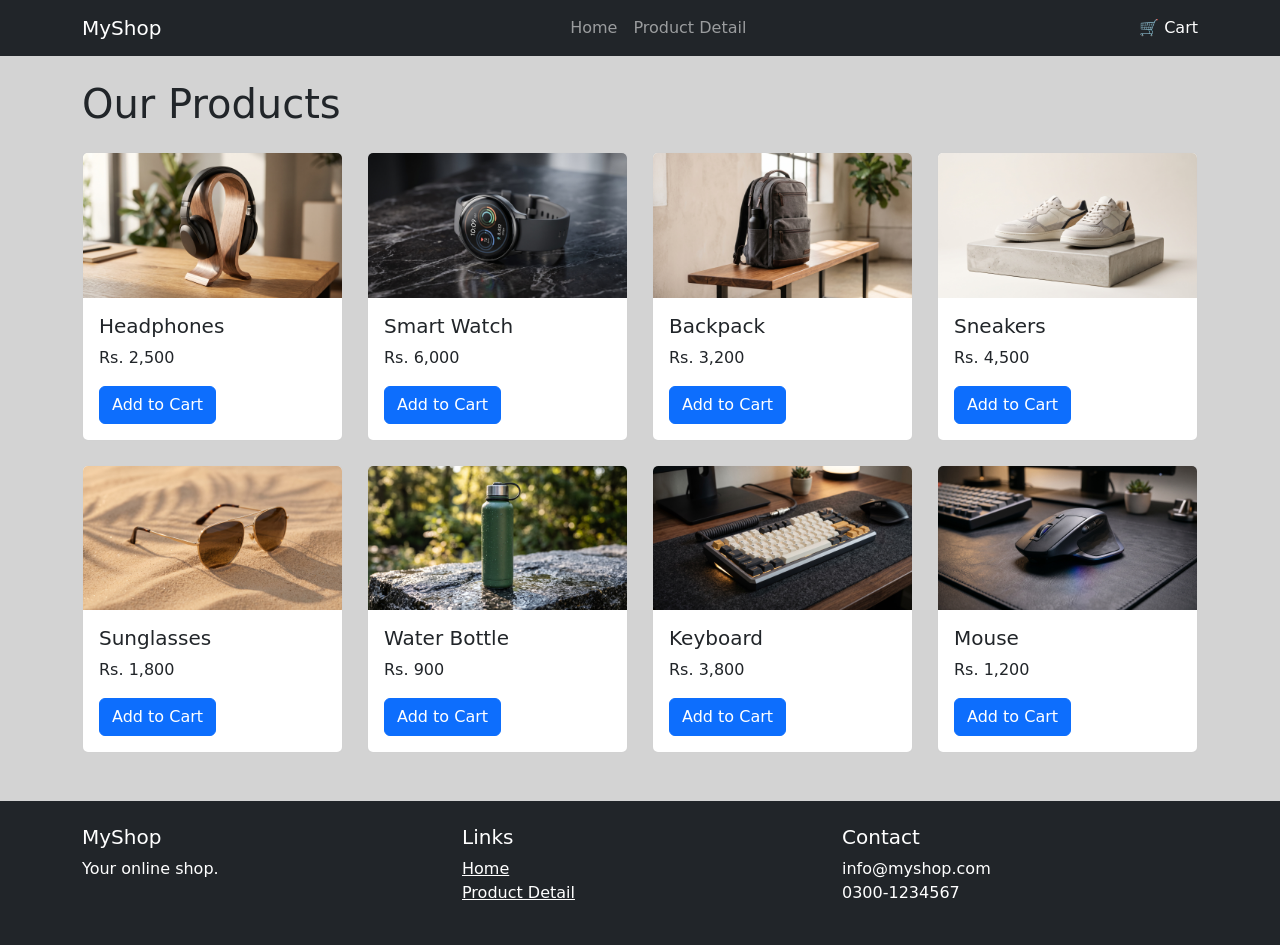
<file: Assignment_02/index.html>
<!DOCTYPE html>
<html lang="en">
<head>
  <meta charset="UTF-8">
  <meta name="viewport" content="width=device-width, initial-scale=1">
  <title>MyShop - Home</title>
  <link href="https://cdn.jsdelivr.net/npm/bootstrap@5.3.3/dist/css/bootstrap.min.css" rel="stylesheet">
  <link href="style.css" rel="stylesheet">
</head>
<body>

  <header>
    <nav class="navbar navbar-expand-md navbar-dark bg-dark">
      <div class="container">
        <a class="navbar-brand" href="index.html">MyShop</a>

        <button class="navbar-toggler" id="menu-button">
          <span class="navbar-toggler-icon"></span>
        </button>

        <div class="collapse navbar-collapse" id="menu">
          <ul class="navbar-nav mx-auto">
            <li class="nav-item"><a class="nav-link" href="index.html">Home</a></li>
            <li class="nav-item"><a class="nav-link" href="product.html">Product Detail</a></li>
          </ul>
          <a class="nav-link text-white" href="#">&#128722; Cart</a>
        </div>
      </div>
    </nav>
  </header>

  <main class="container my-4">
    <h1 class="mb-4">Our Products</h1>

    <div class="row row-cols-1 row-cols-md-2 row-cols-lg-4 g-4">

      <div class="col">
        <div class="card">
          <a href="product.html"><img src="Black_headphones.jpg" class="card-img-top" alt="Headphones"></a>
          <div class="card-body">
            <h5>Headphones</h5>
            <p>Rs. 2,500</p>
            <button class="btn btn-primary">Add to Cart</button>
          </div>
        </div>
      </div>

      <div class="col">
        <div class="card">
          <img src="Smartwatch.jpg" class="card-img-top" alt="Smart Watch">
          <div class="card-body">
            <h5>Smart Watch</h5>
            <p>Rs. 6,000</p>
            <button class="btn btn-primary">Add to Cart</button>
          </div>
        </div>
      </div>

      <div class="col">
        <div class="card">
          <img src="Laptop_backpack.jpg" class="card-img-top" alt="Backpack">
          <div class="card-body">
            <h5>Backpack</h5>
            <p>Rs. 3,200</p>
            <button class="btn btn-primary">Add to Cart</button>
          </div>
        </div>
      </div>

      <div class="col">
        <div class="card">
          <img src="Sneakers.jpg" class="card-img-top" alt="Sneakers">
          <div class="card-body">
            <h5>Sneakers</h5>
            <p>Rs. 4,500</p>
            <button class="btn btn-primary">Add to Cart</button>
          </div>
        </div>
      </div>

      <div class="col">
        <div class="card">
          <img src="Sunglasses.jpg" class="card-img-top" alt="Sunglasses">
          <div class="card-body">
            <h5>Sunglasses</h5>
            <p>Rs. 1,800</p>
            <button class="btn btn-primary">Add to Cart</button>
          </div>
        </div>
      </div>

      <div class="col">
        <div class="card">
          <img src="Water_bottle.jpg" class="card-img-top" alt="Water Bottle">
          <div class="card-body">
            <h5>Water Bottle</h5>
            <p>Rs. 900</p>
            <button class="btn btn-primary">Add to Cart</button>
          </div>
        </div>
      </div>

      <div class="col">
        <div class="card">
          <img src="Keyboard.jpg" class="card-img-top" alt="Keyboard">
          <div class="card-body">
            <h5>Keyboard</h5>
            <p>Rs. 3,800</p>
            <button class="btn btn-primary">Add to Cart</button>
          </div>
        </div>
      </div>

      <div class="col">
        <div class="card">
          <img src="Wireless_mouse.jpg" class="card-img-top" alt="Mouse">
          <div class="card-body">
            <h5>Mouse</h5>
            <p>Rs. 1,200</p>
            <button class="btn btn-primary">Add to Cart</button>
          </div>
        </div>
      </div>

    </div>
  </main>

  <footer class="bg-dark text-white py-4 mt-5">
    <div class="container">
      <div class="row">
        <div class="col-md-4">
          <h5>MyShop</h5>
          <p>Your online shop.</p>
        </div>
        <div class="col-md-4">
          <h5>Links</h5>
          <p><a href="index.html">Home</a><br><a href="product.html">Product Detail</a></p>
        </div>
        <div class="col-md-4">
          <h5>Contact</h5>
          <p>info@myshop.com<br>0300-1234567</p>
        </div>
      </div>
    </div>
  </footer>

  <script src="script.js"></script>
</body>
</html>
</file>
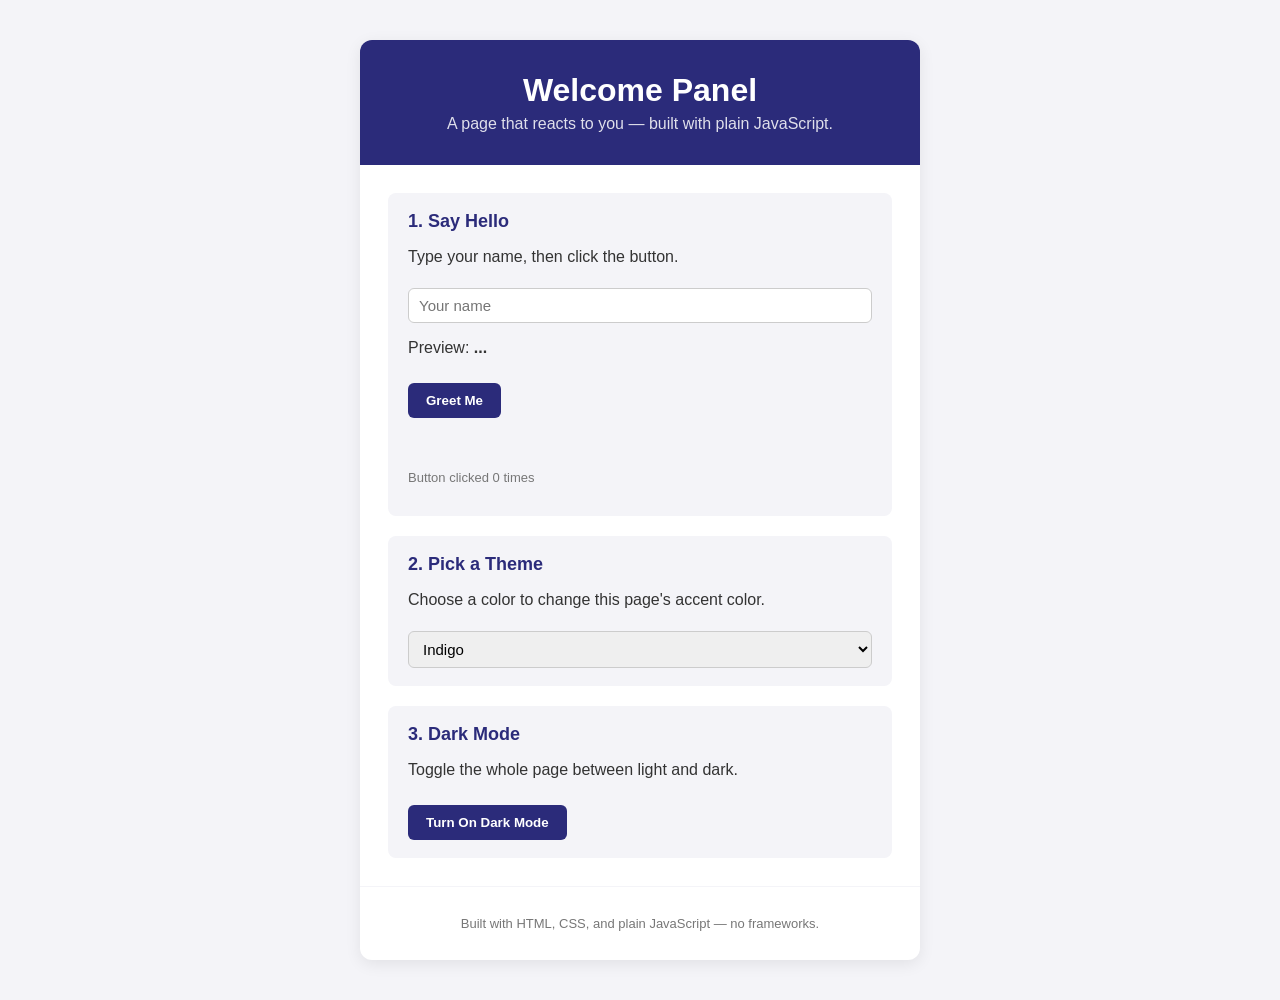
<file: Lab-06/index.html>
<!DOCTYPE html>
<html lang="en">
<head>
  <meta charset="UTF-8">
  <meta name="viewport" content="width=device-width, initial-scale=1.0">
  <title>My First JavaScript Page</title>
  <link rel="stylesheet" href="style.css">
</head>
<body>
  <div class="container">
    <header>
      <h1>Welcome Panel</h1>
      <p class="subtitle">A page that reacts to you — built with plain JavaScript.</p>
    </header>

    <main>
      <section class="card">
        <h2>1. Say Hello</h2>
        <p>Type your name, then click the button.</p>
        <input type="text" id="nameInput" placeholder="Your name" oninput="updatePreview()">
        <p>Preview: <strong id="previewName">...</strong></p>
        <button onclick="greetUser()">Greet Me</button>
        <p id="greeting"></p>
        <p class="counter">Button clicked <span id="clickCount">0</span> times</p>
      </section>

      <section class="card">
        <h2>2. Pick a Theme</h2>
        <p>Choose a color to change this page's accent color.</p>
        <select id="themeSelect" onchange="changeTheme()">
          <option value="#2b2b7a">Indigo</option>
          <option value="#1f8a4c">Green</option>
          <option value="#c0392b">Red</option>
          <option value="#e67e22">Orange</option>
        </select>
      </section>

      <section class="card">
        <h2>3. Dark Mode</h2>
        <p>Toggle the whole page between light and dark.</p>
        <button onclick="toggleDarkMode()" id="darkModeBtn">Turn On Dark Mode</button>
      </section>
    </main>

    <footer>
      <p>Built with HTML, CSS, and plain JavaScript — no frameworks.</p>
    </footer>
  </div>

  <script src="script.js"></script>
</body>
</html>
</file>
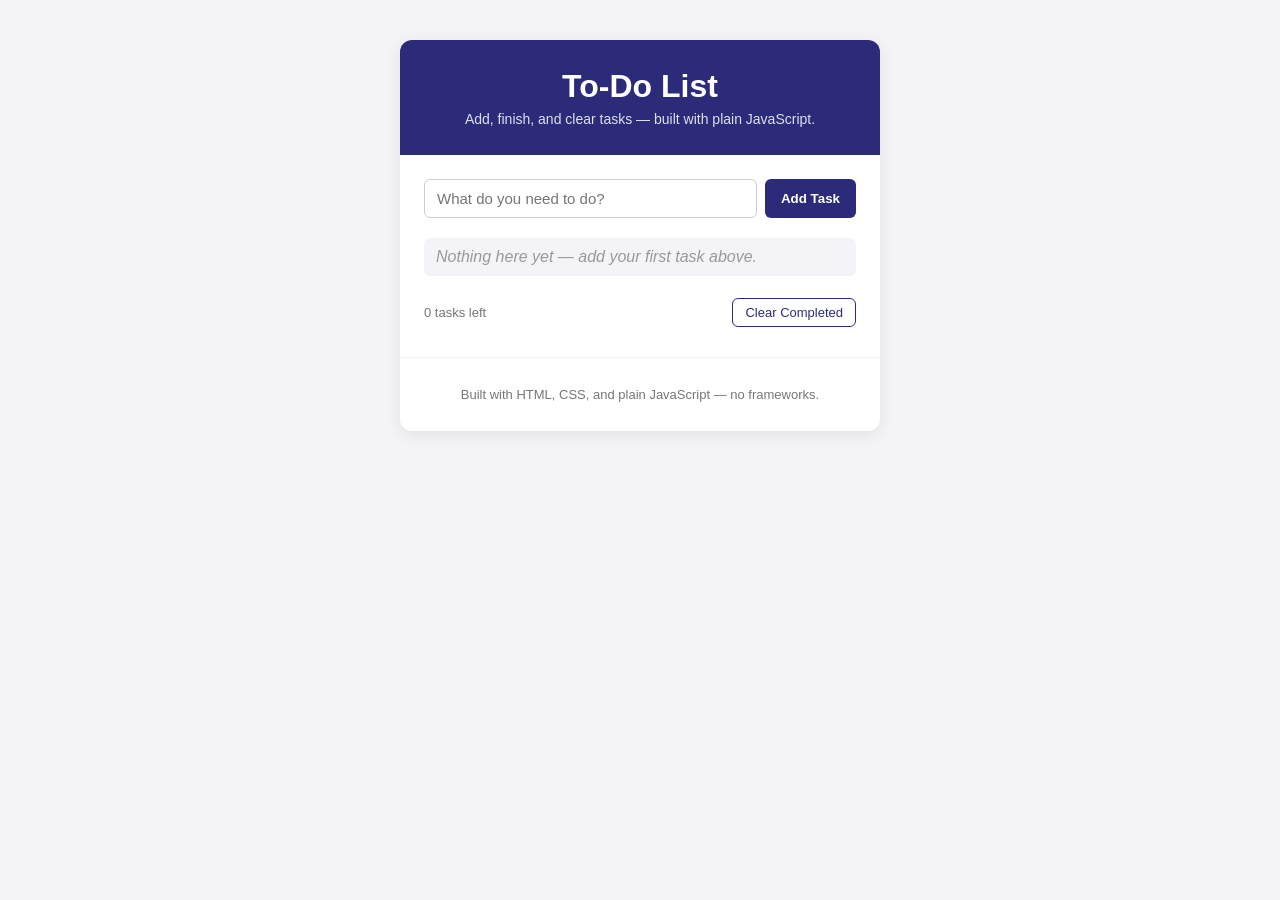
<file: Lab-07/index.html>
<!DOCTYPE html>
<html lang="en">
<head>
  <meta charset="UTF-8">
  <meta name="viewport" content="width=device-width, initial-scale=1.0">
  <title>My To-Do List</title>
  <link rel="stylesheet" href="style.css">
</head>
<body>
  <div class="container">
    <header>
      <h1>To-Do List</h1>
      <p class="subtitle">Add, finish, and clear tasks — built with plain JavaScript.</p>
    </header>

    <main>
      <form id="taskForm" onsubmit="addTask(event)">
        <input type="text" id="taskInput" placeholder="What do you need to do?" required>
        <button type="submit">Add Task</button>
      </form>

      <ul id="taskList"></ul>

      <div class="summary">
        <p id="taskSummary">0 tasks left</p>
        <button class="secondary" onclick="clearCompleted()">Clear Completed</button>
      </div>
    </main>

    <footer>
      <p>Built with HTML, CSS, and plain JavaScript — no frameworks.</p>
    </footer>
  </div>

  <script src="script.js"></script>
</body>
</html>
</file>
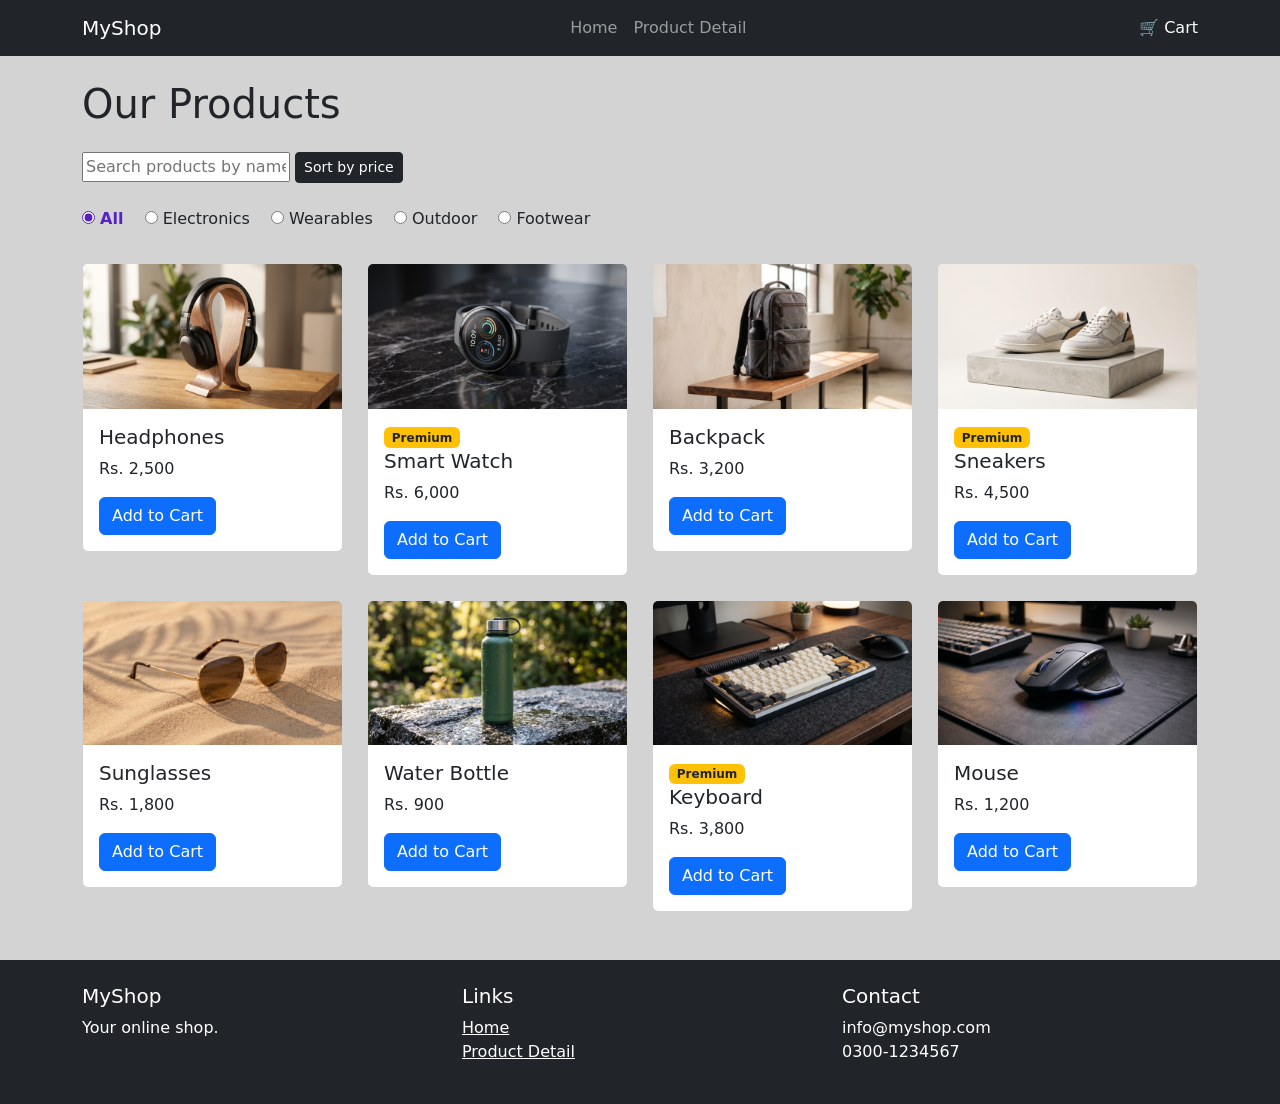
<file: Lab_Midterm/index.html>
<!DOCTYPE html>
<html lang="en">
<head>
  <meta charset="UTF-8">
  <meta name="viewport" content="width=device-width, initial-scale=1">
  <title>MyShop - Home</title>
  <link
    href="https://cdn.jsdelivr.net/npm/bootstrap@5.3.3/dist/css/bootstrap.min.css"
    rel="stylesheet">
  <link href="style.css" rel="stylesheet">
</head>
<body>

  <header>
    <nav class="navbar navbar-expand-md navbar-dark bg-dark">
      <div class="container">
        <a class="navbar-brand" href="index.html">MyShop</a>
        <button class="navbar-toggler" id="menu-button">
          <span class="navbar-toggler-icon"></span>
        </button>
        <div class="collapse navbar-collapse" id="menu">
          <ul class="navbar-nav mx-auto">
            <li class="nav-item"><a class="nav-link" href="index.html">Home</a></li>
            <li class="nav-item"><a class="nav-link" href="product.html">Product Detail</a></li>
          </ul>
          <a class="nav-link text-white" href="#">&#128722; Cart</a>
        </div>
      </div>
    </nav>
  </header>

  <main class="container my-4">
    <h1 class="mb-4">Our Products</h1>

    <!-- TASK 3: search box and sort button -->
    <input type="text" id="search" placeholder="Search products by name...">
    <button id="sort-btn" class="btn btn-dark btn-sm">Sort by price</button>
    <br><br>

    <!-- TASK 1: filter radios (must be siblings of the grid row) -->
    <input type="radio" name="cat" id="f-all" value="all" checked>
    <label for="f-all">All</label>

    <input type="radio" name="cat" id="f-electronics" value="electronics">
    <label for="f-electronics">Electronics</label>

    <input type="radio" name="cat" id="f-wearables" value="wearables">
    <label for="f-wearables">Wearables</label>

    <input type="radio" name="cat" id="f-outdoor" value="outdoor">
    <label for="f-outdoor">Outdoor</label>

    <input type="radio" name="cat" id="f-footwear" value="footwear">
    <label for="f-footwear">Footwear</label>

    <div class="row row-cols-1 row-cols-md-2 row-cols-lg-4 g-4" id="grid">

      <div class="col" data-cat="electronics">
        <div class="card">
          <a href="product.html">
            <img src="Black_headphones.jpg" class="card-img-top" alt="Headphones">
          </a>
          <div class="card-body">
            <h5>Headphones</h5>
            <p>Rs. 2,500</p>
            <button class="btn btn-primary">Add to Cart</button>
          </div>
        </div>
      </div>

      <div class="col" data-cat="wearables">
        <div class="card">
          <img src="Smartwatch.jpg" class="card-img-top" alt="Smart Watch">
          <div class="card-body">
            <h5>Smart Watch</h5>
            <p>Rs. 6,000</p>
            <button class="btn btn-primary">Add to Cart</button>
          </div>
        </div>
      </div>

      <div class="col" data-cat="outdoor">
        <div class="card">
          <img src="Laptop_backpack.jpg" class="card-img-top" alt="Backpack">
          <div class="card-body">
            <h5>Backpack</h5>
            <p>Rs. 3,200</p>
            <button class="btn btn-primary">Add to Cart</button>
          </div>
        </div>
      </div>

      <div class="col" data-cat="footwear">
        <div class="card">
          <img src="Sneakers.jpg" class="card-img-top" alt="Sneakers">
          <div class="card-body">
            <h5>Sneakers</h5>
            <p>Rs. 4,500</p>
            <button class="btn btn-primary">Add to Cart</button>
          </div>
        </div>
      </div>

      <div class="col" data-cat="wearables">
        <div class="card">
          <img src="Sunglasses.jpg" class="card-img-top" alt="Sunglasses">
          <div class="card-body">
            <h5>Sunglasses</h5>
            <p>Rs. 1,800</p>
            <button class="btn btn-primary">Add to Cart</button>
          </div>
        </div>
      </div>

      <div class="col" data-cat="outdoor">
        <div class="card">
          <img src="Water_bottle.jpg" class="card-img-top" alt="Water Bottle">
          <div class="card-body">
            <h5>Water Bottle</h5>
            <p>Rs. 900</p>
            <button class="btn btn-primary">Add to Cart</button>
          </div>
        </div>
      </div>

      <div class="col" data-cat="electronics">
        <div class="card">
          <img src="Keyboard.jpg" class="card-img-top" alt="Keyboard">
          <div class="card-body">
            <h5>Keyboard</h5>
            <p>Rs. 3,800</p>
            <button class="btn btn-primary">Add to Cart</button>
          </div>
        </div>
      </div>

      <div class="col" data-cat="electronics">
        <div class="card">
          <img src="Wireless_mouse.jpg" class="card-img-top" alt="Mouse">
          <div class="card-body">
            <h5>Mouse</h5>
            <p>Rs. 1,200</p>
            <button class="btn btn-primary">Add to Cart</button>
          </div>
        </div>
      </div>

    </div>

    <!-- TASK 3: shown when no card matches -->
    <p id="no-results" style="display: none;">No products found</p>

  </main>

  <footer class="bg-dark text-white py-4 mt-5">
    <div class="container">
      <div class="row">
        <div class="col-md-4">
          <h5>MyShop</h5>
          <p>Your online shop.</p>
        </div>
        <div class="col-md-4">
          <h5>Links</h5>
          <p>
            <a href="index.html">Home</a><br>
            <a href="product.html">Product Detail</a>
          </p>
        </div>
        <div class="col-md-4">
          <h5>Contact</h5>
          <p>info@myshop.com<br>0300-1234567</p>
        </div>
      </div>
    </div>
  </footer>

  <script src="script.js"></script>
</body>
</html>
</file>
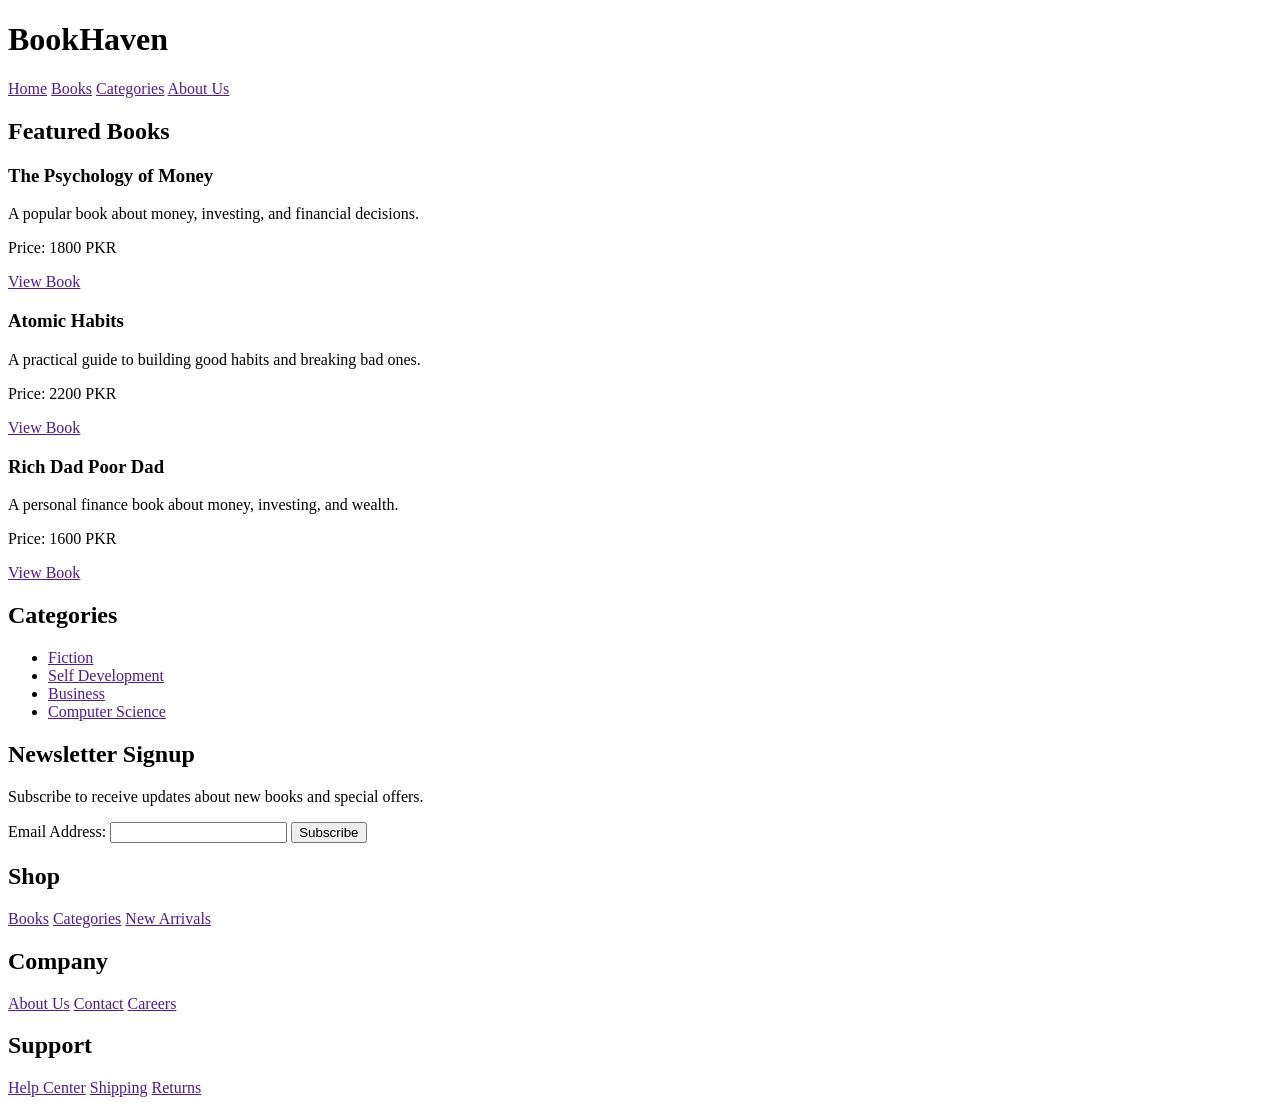
<file: Lab_Task_01/index.html>
<!doctype html>
<html lang="en">
  <head>
    <meta charset="UTF-8" />
    <meta name="viewport" content="width=device-width, initial-scale=1.0" />
    <title>BookHaven</title>
  </head>

  <body>
    <header>
      <h1>BookHaven</h1>

      <nav>
        <a href="">Home</a>
        <a href="">Books</a>
        <a href="">Categories</a>
        <a href="">About Us</a>
      </nav>
    </header>

    <main>
      <section id="products">
        <h2>Featured Books</h2>

        <article>
          <h3>The Psychology of Money</h3>
          <p>A popular book about money, investing, and financial decisions.</p>
          <p>Price: 1800 PKR</p>
          <a href="">View Book</a>
        </article>

        <article>
          <h3>Atomic Habits</h3>
          <p>A practical guide to building good habits and breaking bad ones.</p>
          <p>Price: 2200 PKR</p>
          <a href="">View Book</a>
        </article>

        <article>
          <h3>Rich Dad Poor Dad</h3>
          <p>A personal finance book about money, investing, and wealth.</p>
          <p>Price: 1600 PKR</p>
          <a href="">View Book</a>
        </article>
      </section>

      <section id="categories">
        <h2>Categories</h2>

        <ul>
          <li><a href="">Fiction</a></li>
          <li><a href="">Self Development</a></li>
          <li><a href="">Business</a></li>
          <li><a href="">Computer Science</a></li>
        </ul>
      </section>

      <section id="email-signup">
        <h2>Newsletter Signup</h2>

        <p>
          Subscribe to receive updates about new books and special offers.
        </p>

        <form>
          <label for="email">Email Address:</label>
          <input type="email" id="email" name="email" />

          <button type="submit">Subscribe</button>
        </form>
      </section>
    </main>

    <footer>
      <section>
        <h2>Shop</h2>
        <a href="">Books</a>
        <a href="">Categories</a>
        <a href="">New Arrivals</a>
      </section>

      <section>
        <h2>Company</h2>
        <a href="">About Us</a>
        <a href="">Contact</a>
        <a href="">Careers</a>
      </section>

      <section>
        <h2>Support</h2>
        <a href="">Help Center</a>
        <a href="">Shipping</a>
        <a href="">Returns</a>
      </section>
    </footer>
  </body>
</html>
</file>
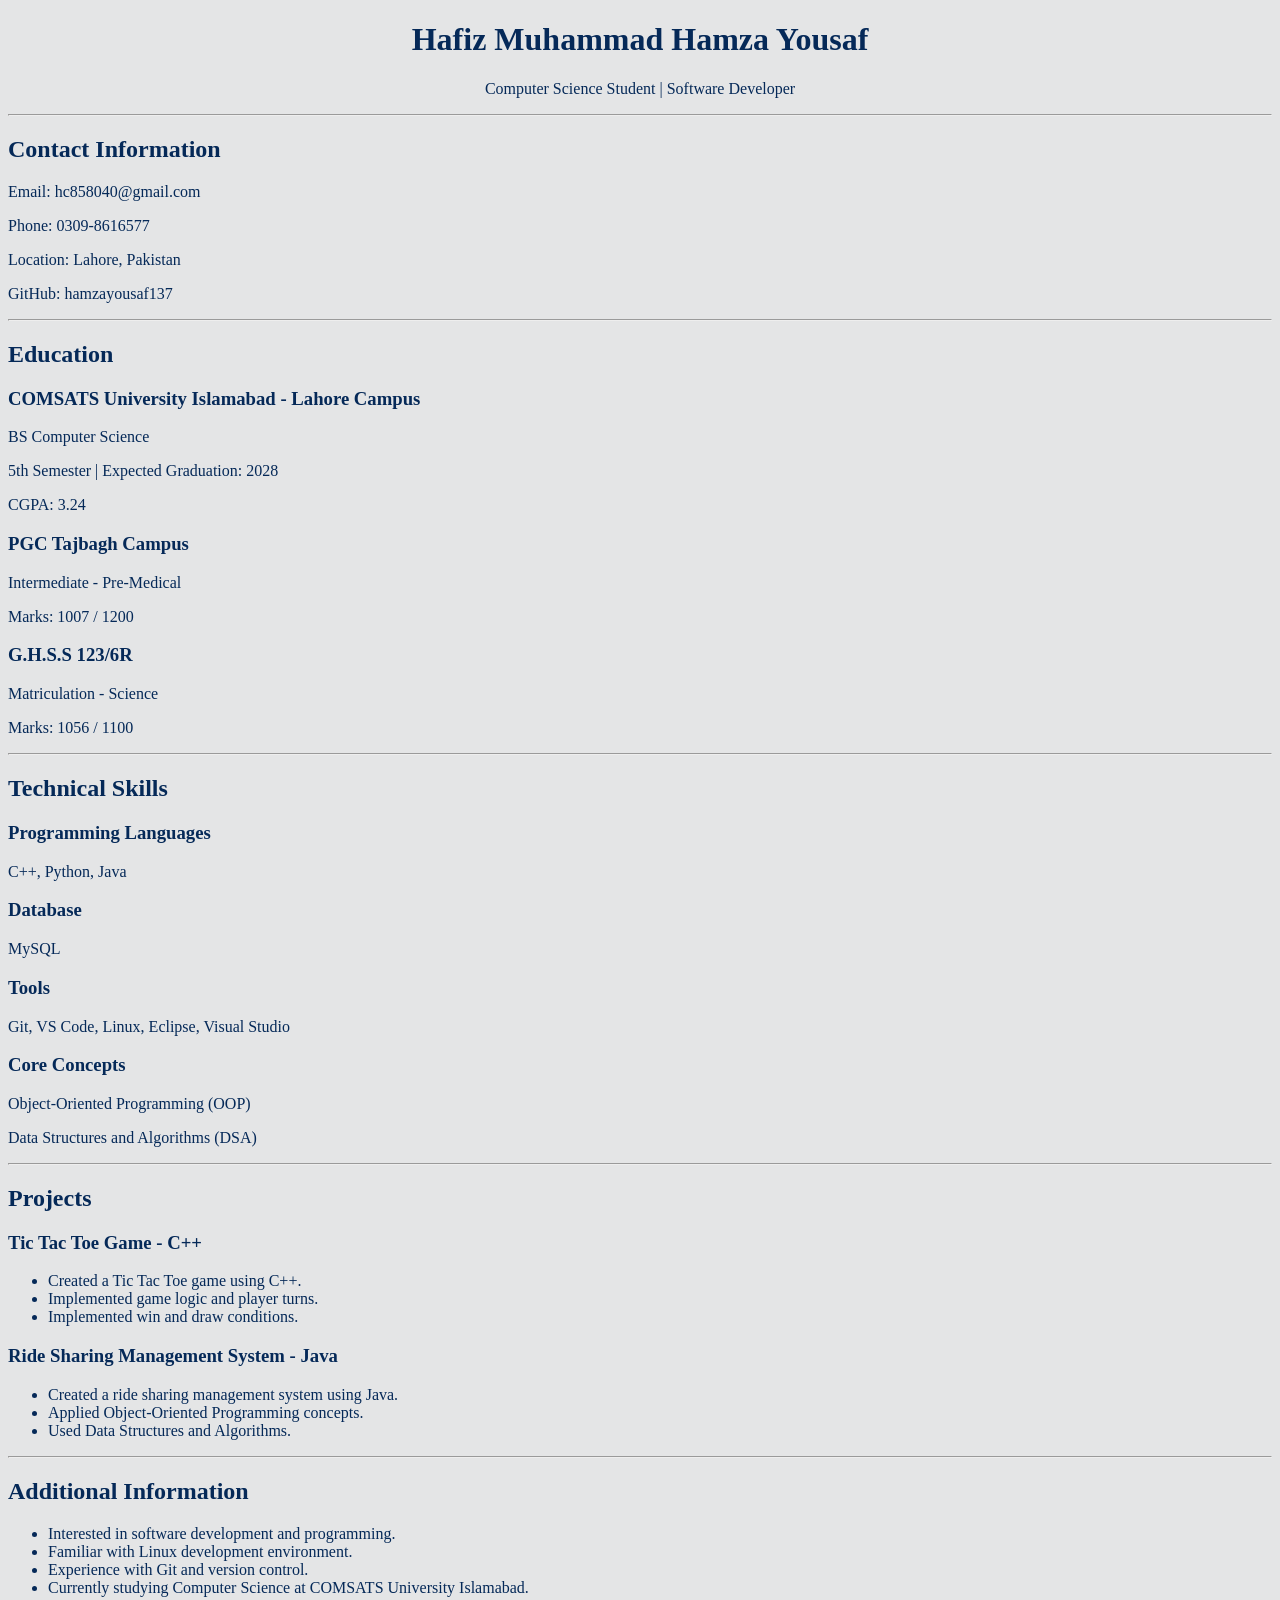
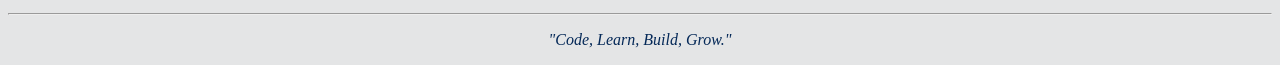
<file: CV.html>
<!DOCTYPE html>
<html lang="en">

<head>
    <meta charset="UTF-8">
    <meta name="viewport" content="width=device-width, initial-scale=1.0">
    <title>CV</title>
    <link rel="stylesheet" href="CV.css">
</head>


<body class="body">

    <header class="header">
        <h1>Hafiz Muhammad Hamza Yousaf</h1>
        <p>Computer Science Student | Software Developer</p>
    </header>
    <hr>
    <div>
        <h2>Contact Information</h2>

        <p>Email: hc858040@gmail.com</p>
        <p>Phone: 0309-8616577</p>
        <p>Location: Lahore, Pakistan</p>
        <p>GitHub: hamzayousaf137</p>
    </div>
    <hr>
    <div>
        <h2>Education</h2>

        <h3>COMSATS University Islamabad - Lahore Campus</h3>
        <p>BS Computer Science</p>
        <p>5th Semester | Expected Graduation: 2028</p>
        <p>CGPA: 3.24</p>

        <h3>PGC Tajbagh Campus</h3>
        <p>Intermediate - Pre-Medical</p>
        <p>Marks: 1007 / 1200</p>

        <h3>G.H.S.S 123/6R</h3>
        <p>Matriculation - Science</p>
        <p>Marks: 1056 / 1100</p>
    </div>
    <hr>
    <div>
        <h2>Technical Skills</h2>

        <h3>Programming Languages</h3>
        <p>C++, Python, Java</p>

        <h3>Database</h3>
        <p>MySQL</p>

        <h3>Tools</h3>
        <p>Git, VS Code, Linux, Eclipse, Visual Studio</p>

        <h3>Core Concepts</h3>
        <p>Object-Oriented Programming (OOP)</p>
        <p>Data Structures and Algorithms (DSA)</p>
    </div>
    <hr>
    <div>
        <h2>Projects</h2>

        <h3>Tic Tac Toe Game - C++</h3>
        <ul>
            <li>Created a Tic Tac Toe game using C++.</li>
            <li>Implemented game logic and player turns.</li>
            <li>Implemented win and draw conditions.</li>
        </ul>

        <h3>Ride Sharing Management System - Java</h3>
        <ul>
            <li>Created a ride sharing management system using Java.</li>
            <li>Applied Object-Oriented Programming concepts.</li>
            <li>Used Data Structures and Algorithms.</li>
        </ul>
    </div>
    <hr>
    <div>
        <h2>Additional Information</h2>

        <ul>
            <li>Interested in software development and programming.</li>
            <li>Familiar with Linux development environment.</li>
            <li>Experience with Git and version control.</li>
            <li>Currently studying Computer Science at COMSATS University Islamabad.</li>
        </ul>
    </div>
    <hr>
    <footer class="footer">
        <p><i>"Code, Learn, Build, Grow."</i></p>
    </footer>
</body>

</html>
</file>
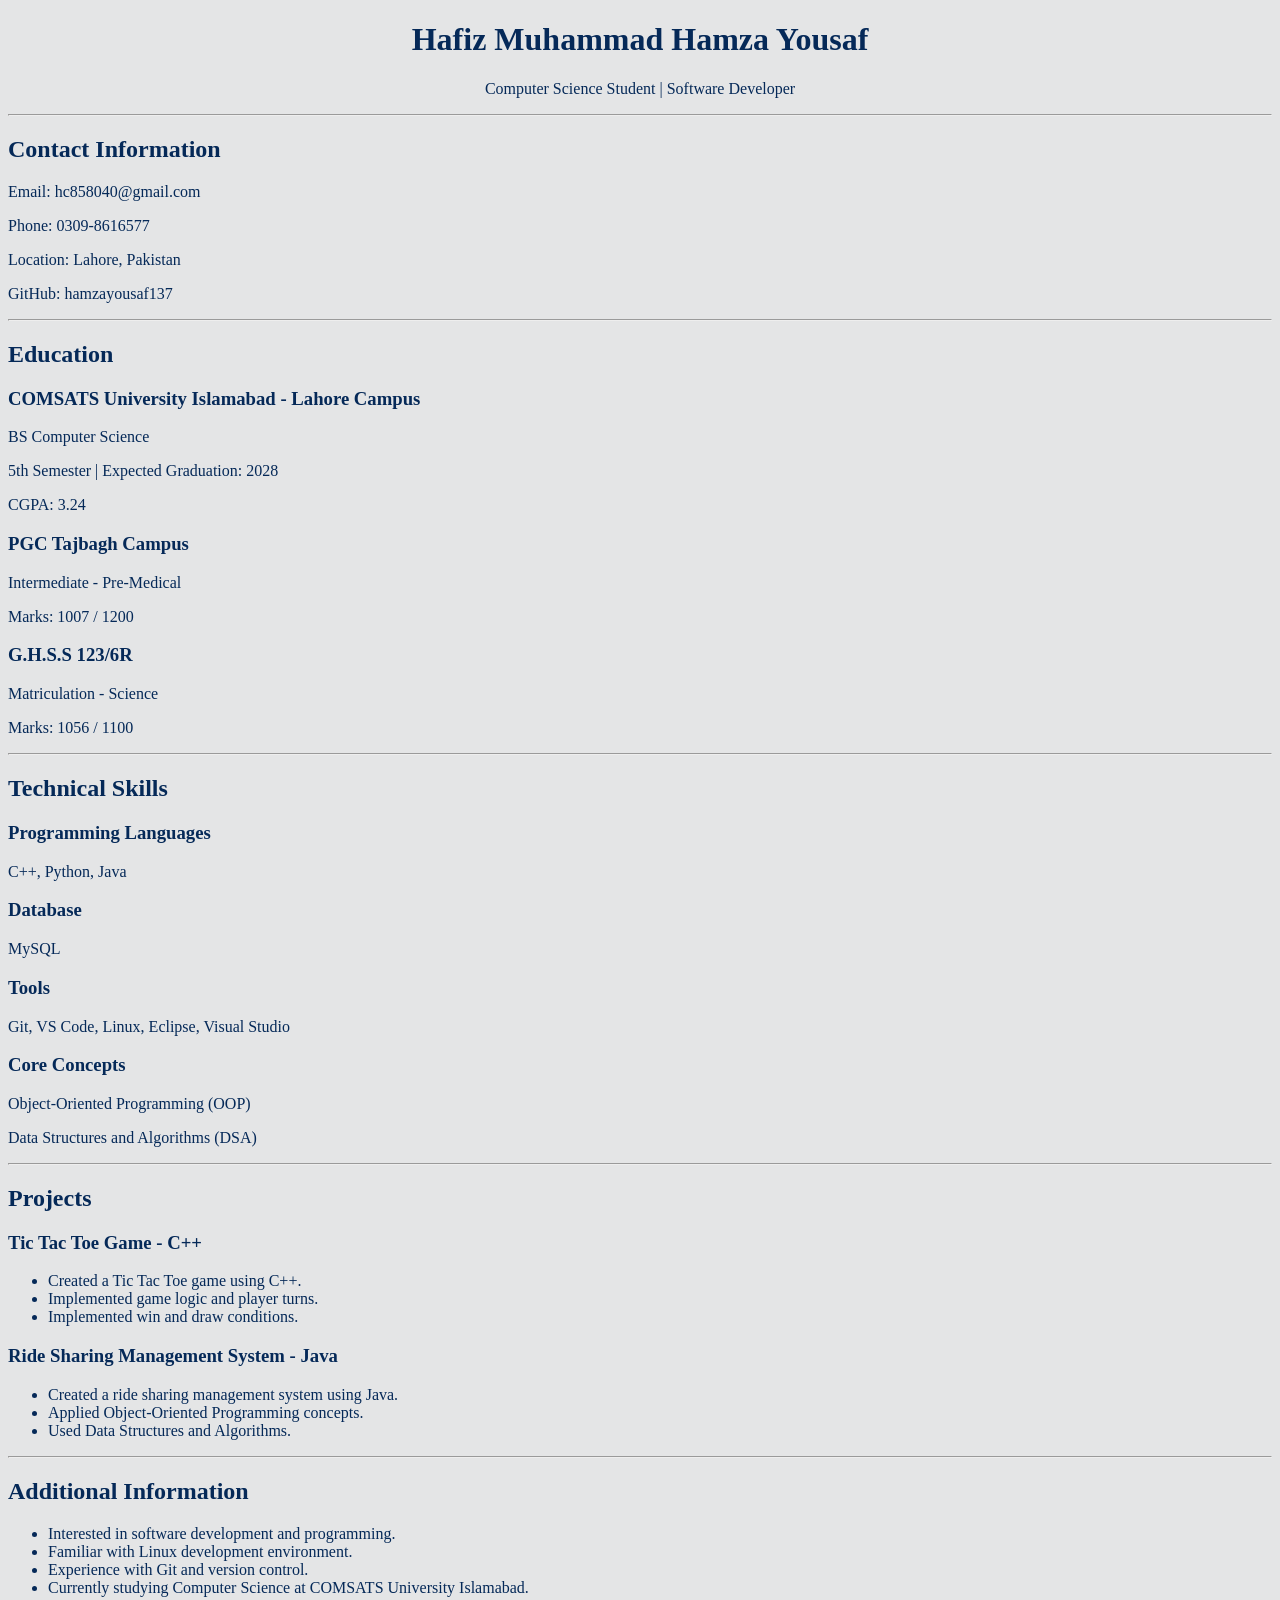
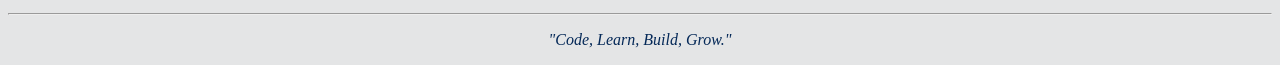
<file: Assignment_01/CV.html>
<!DOCTYPE html>
<html lang="en">

<head>
    <meta charset="UTF-8">
    <meta name="viewport" content="width=device-width, initial-scale=1.0">
    <title>CV</title>
    <link rel="stylesheet" href="CV.css">
</head>


<body class="body">

    <header class="header">
        <h1>Hafiz Muhammad Hamza Yousaf</h1>
        <p>Computer Science Student | Software Developer</p>
    </header>
    <hr>

    <div>
        <h2>Contact Information</h2>

        <p>Email: hc858040@gmail.com</p>
        <p>Phone: 0309-8616577</p>
        <p>Location: Lahore, Pakistan</p>
        <p>GitHub: hamzayousaf137</p>
    </div>
    <hr>
    <div>
        <h2>Education</h2>

        <h3>COMSATS University Islamabad - Lahore Campus</h3>
        <p>BS Computer Science</p>
        <p>5th Semester | Expected Graduation: 2028</p>
        <p>CGPA: 3.24</p>

        <h3>PGC Tajbagh Campus</h3>
        <p>Intermediate - Pre-Medical</p>
        <p>Marks: 1007 / 1200</p>

        <h3>G.H.S.S 123/6R</h3>
        <p>Matriculation - Science</p>
        <p>Marks: 1056 / 1100</p>
    </div>
    <hr>
    <div>
        <h2>Technical Skills</h2>

        <h3>Programming Languages</h3>
        <p>C++, Python, Java</p>

        <h3>Database</h3>
        <p>MySQL</p>

        <h3>Tools</h3>
        <p>Git, VS Code, Linux, Eclipse, Visual Studio</p>

        <h3>Core Concepts</h3>
        <p>Object-Oriented Programming (OOP)</p>
        <p>Data Structures and Algorithms (DSA)</p>
    </div>
    <hr>
    <div>
        <h2>Projects</h2>

        <h3>Tic Tac Toe Game - C++</h3>
        <ul>
            <li>Created a Tic Tac Toe game using C++.</li>
            <li>Implemented game logic and player turns.</li>
            <li>Implemented win and draw conditions.</li>
        </ul>

        <h3>Ride Sharing Management System - Java</h3>
        <ul>
            <li>Created a ride sharing management system using Java.</li>
            <li>Applied Object-Oriented Programming concepts.</li>
            <li>Used Data Structures and Algorithms.</li>
        </ul>
    </div>
    <hr>
    <div>
        <h2>Additional Information</h2>

        <ul>
            <li>Interested in software development and programming.</li>
            <li>Familiar with Linux development environment.</li>
            <li>Experience with Git and version control.</li>
            <li>Currently studying Computer Science at COMSATS University Islamabad.</li>
        </ul>
    </div>
    <hr>

    <footer class="footer">
        <p><i>"Code, Learn, Build, Grow."</i></p>
    </footer>
</body>

</html>
</file>
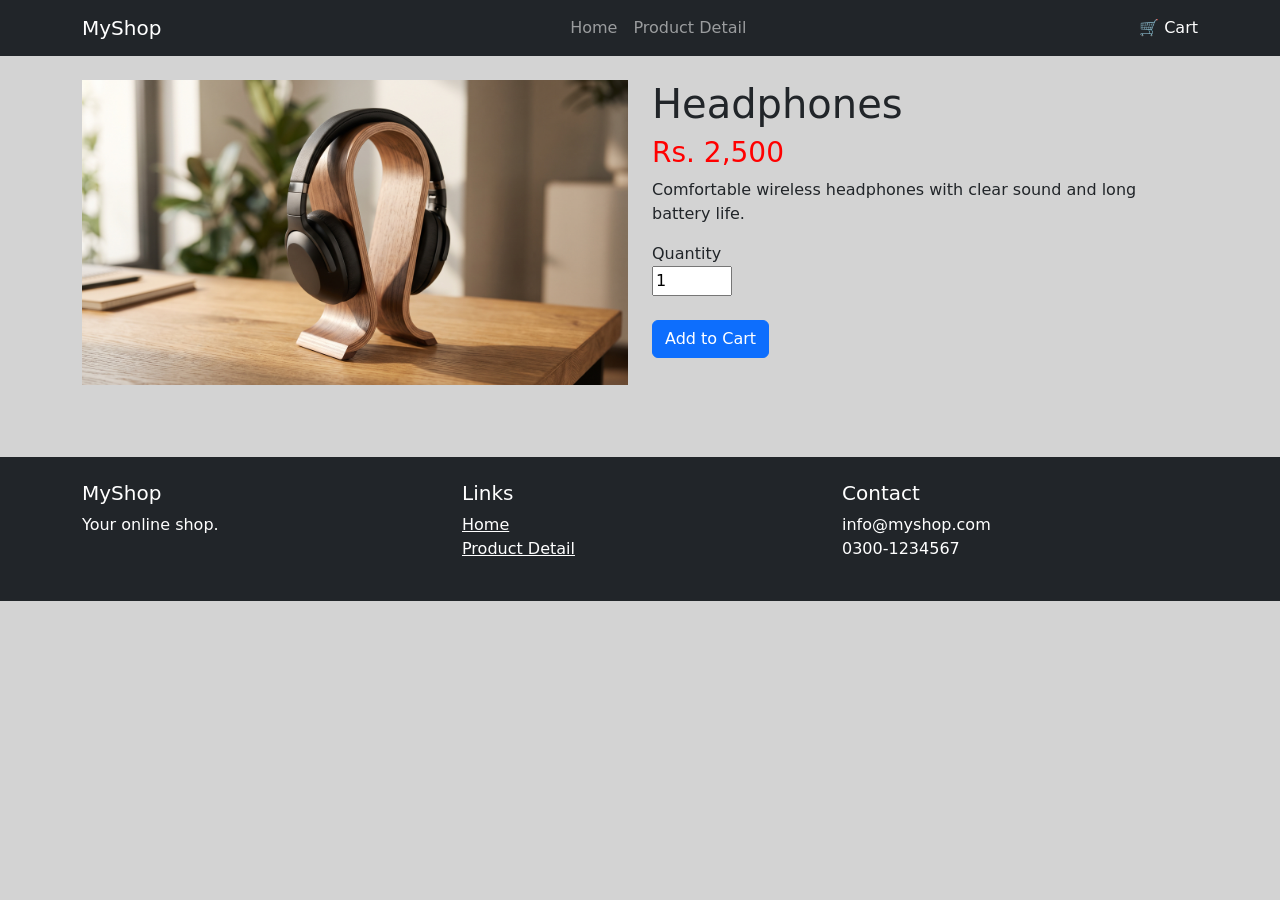
<file: Assignment_02/product.html>
<!DOCTYPE html>
<html lang="en">
<head>
  <meta charset="UTF-8">
  <meta name="viewport" content="width=device-width, initial-scale=1">
  <title>MyShop - Product Detail</title>
  <link href="https://cdn.jsdelivr.net/npm/bootstrap@5.3.3/dist/css/bootstrap.min.css" rel="stylesheet">
  <link href="style.css" rel="stylesheet">
</head>
<body>

  <header>
    <nav class="navbar navbar-expand-md navbar-dark bg-dark">
      <div class="container">
        <a class="navbar-brand" href="index.html">MyShop</a>

        <button class="navbar-toggler" id="menu-button">
          <span class="navbar-toggler-icon"></span>
        </button>

        <div class="collapse navbar-collapse" id="menu">
          <ul class="navbar-nav mx-auto">
            <li class="nav-item"><a class="nav-link" href="index.html">Home</a></li>
            <li class="nav-item"><a class="nav-link" href="product.html">Product Detail</a></li>
          </ul>
          <a class="nav-link text-white" href="#">&#128722; Cart</a>
        </div>
      </div>
    </nav>
  </header>

  <main class="container my-4">
    <div class="row">

      <div class="col-12 col-md-6 mb-4">
        <img src="Black_headphones.jpg" class="img-fluid" alt="Headphones">
      </div>

      <div class="col-12 col-md-6">
        <h1>Headphones</h1>
        <h3 class="price">Rs. 2,500</h3>
        <p>Comfortable wireless headphones with clear sound and long battery life.</p>

        <label for="qty">Quantity</label><br>
        <input type="number" id="qty" value="1" min="1" class="quantity-box">
        <br><br>
        <button class="btn btn-primary">Add to Cart</button>
      </div>

    </div>
  </main>

  <footer class="bg-dark text-white py-4 mt-5">
    <div class="container">
      <div class="row">
        <div class="col-md-4">
          <h5>MyShop</h5>
          <p>Your online shop.</p>
        </div>
        <div class="col-md-4">
          <h5>Links</h5>
          <p><a href="index.html">Home</a><br><a href="product.html">Product Detail</a></p>
        </div>
        <div class="col-md-4">
          <h5>Contact</h5>
          <p>info@myshop.com<br>0300-1234567</p>
        </div>
      </div>
    </div>
  </footer>

  <script src="script.js"></script>
</body>
</html>
</file>
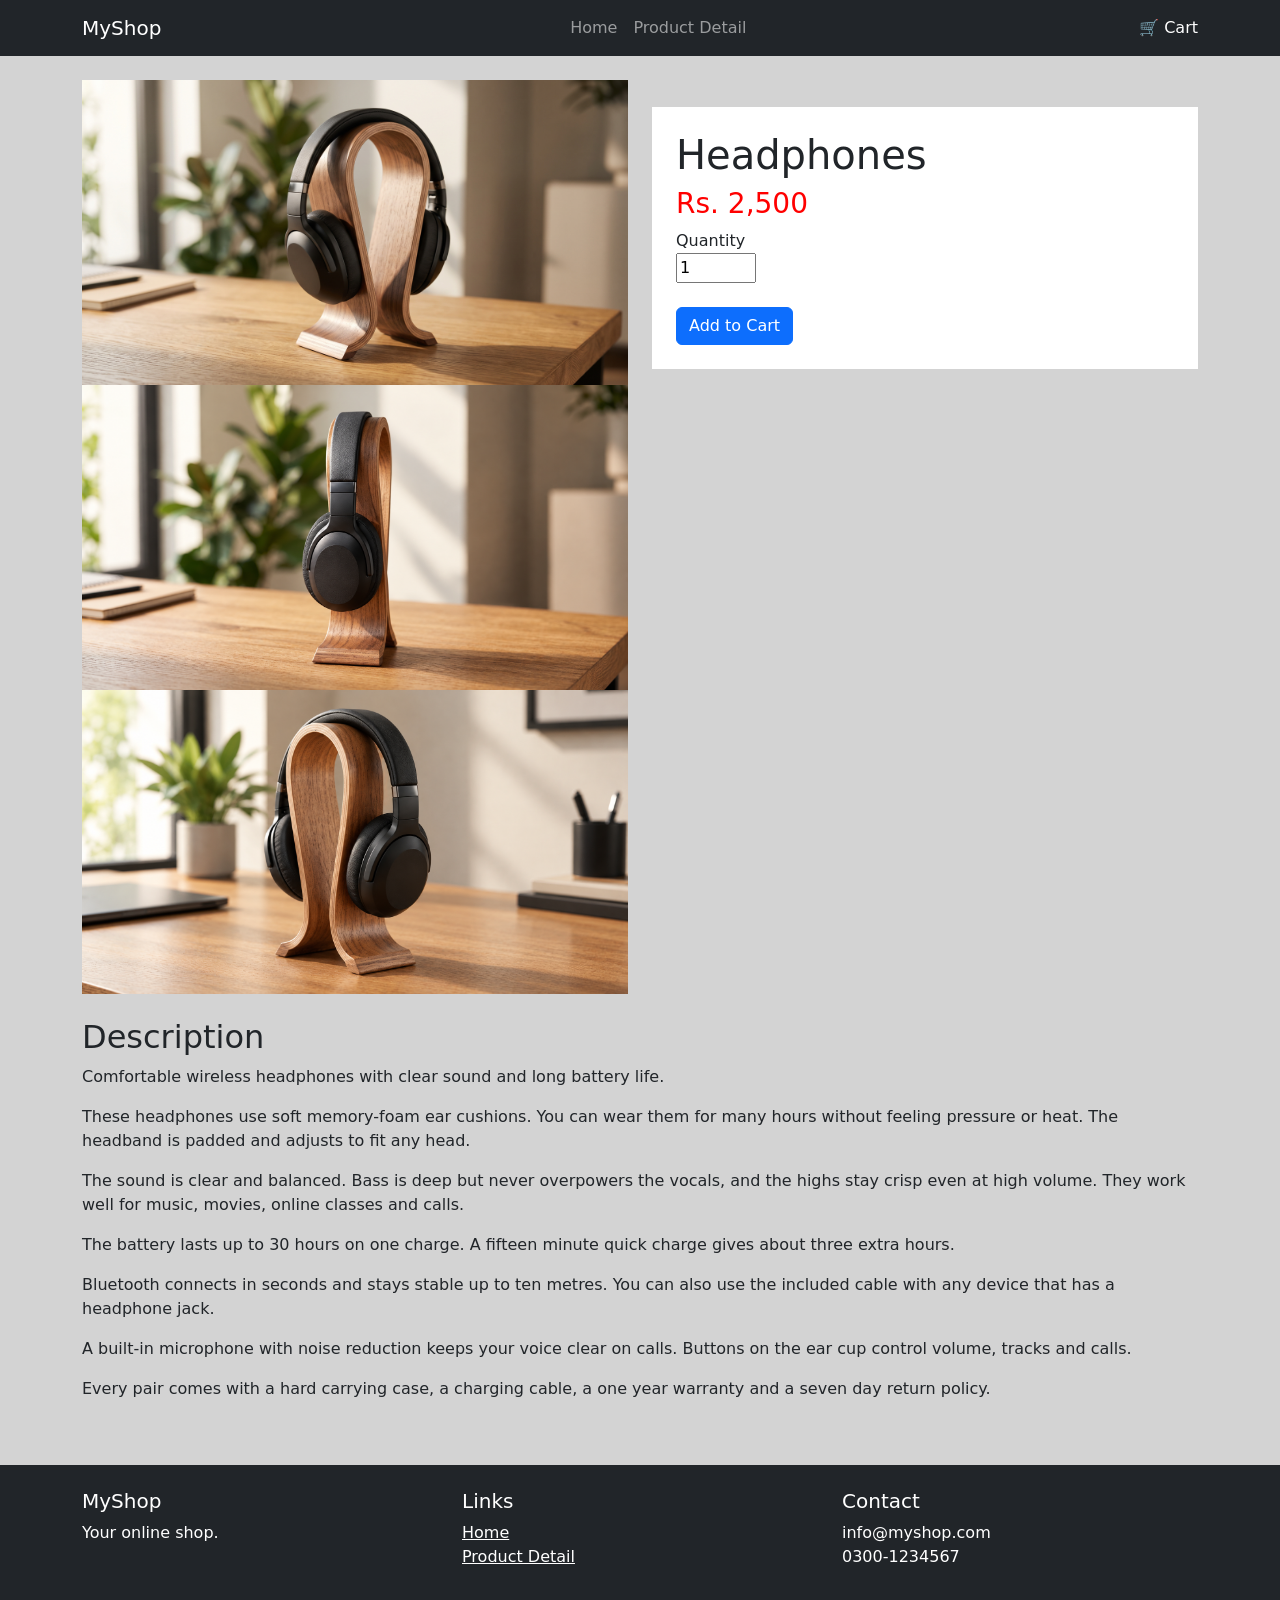
<file: Lab_Midterm/product.html>
<!DOCTYPE html>
<html lang="en">
<head>
  <meta charset="UTF-8">
  <meta name="viewport" content="width=device-width, initial-scale=1">
  <title>MyShop - Product Detail</title>
  <link
    href="https://cdn.jsdelivr.net/npm/bootstrap@5.3.3/dist/css/bootstrap.min.css"
    rel="stylesheet">
  <link href="style.css" rel="stylesheet">
</head>
<body>

  <header>
    <nav class="navbar navbar-expand-md navbar-dark bg-dark">
      <div class="container">
        <a class="navbar-brand" href="index.html">MyShop</a>
        <button class="navbar-toggler" id="menu-button">
          <span class="navbar-toggler-icon"></span>
        </button>
        <div class="collapse navbar-collapse" id="menu">
          <ul class="navbar-nav mx-auto">
            <li class="nav-item"><a class="nav-link" href="index.html">Home</a></li>
            <li class="nav-item"><a class="nav-link" href="product.html">Product Detail</a></li>
          </ul>
          <a class="nav-link text-white" href="#">&#128722; Cart</a>
        </div>
      </div>
    </nav>
  </header>

  <main class="container my-4">

    <!-- TASK 2: three grid areas -->
    <div class="product-layout">

      <div class="product-image">
        <img src="Black_headphones.jpg" class="img-fluid" alt="Headphones">
        <img src="Black_headphones_01.png" class="img-fluid" alt="Headphones second view">
        <img src="Black_headphones_02.png" class="img-fluid" alt="Headphones third view">
      </div>

      <div class="product-details">
        <div class="details-box">
          <h1>Headphones</h1>
          <h3 class="price">Rs. 2,500</h3>
          <label for="qty">Quantity</label><br>
          <input type="number" id="qty" value="1" min="1" class="quantity-box">
          <br><br>
          <button class="btn btn-primary">Add to Cart</button>
        </div>
      </div>

      <section class="product-description">
        <h2>Description</h2>
        <p>Comfortable wireless headphones with clear sound and long battery life.</p>
        <p>These headphones use soft memory-foam ear cushions. You can wear them for many hours without feeling pressure or heat. The headband is padded and adjusts to fit any head.</p>
        <p>The sound is clear and balanced. Bass is deep but never overpowers the vocals, and the highs stay crisp even at high volume. They work well for music, movies, online classes and calls.</p>
        <p>The battery lasts up to 30 hours on one charge. A fifteen minute quick charge gives about three extra hours.</p>
        <p>Bluetooth connects in seconds and stays stable up to ten metres. You can also use the included cable with any device that has a headphone jack.</p>
        <p>A built-in microphone with noise reduction keeps your voice clear on calls. Buttons on the ear cup control volume, tracks and calls.</p>
        <p>Every pair comes with a hard carrying case, a charging cable, a one year warranty and a seven day return policy.</p>
      </section>

    </div>
  </main>

  <footer class="bg-dark text-white py-4 mt-5">
    <div class="container">
      <div class="row">
        <div class="col-md-4">
          <h5>MyShop</h5>
          <p>Your online shop.</p>
        </div>
        <div class="col-md-4">
          <h5>Links</h5>
          <p>
            <a href="index.html">Home</a><br>
            <a href="product.html">Product Detail</a>
          </p>
        </div>
        <div class="col-md-4">
          <h5>Contact</h5>
          <p>info@myshop.com<br>0300-1234567</p>
        </div>
      </div>
    </div>
  </footer>

  <script src="script.js"></script>
</body>
</html>
</file>
<file: Assignment_02/style.css>
body {
  background-color: lightgray;
}

footer a {
  color: white;
}

.price {
  color: red;
}

.quantity-box {
  width: 80px;
}
</file>
<file: Lab-06/style.css>
:root {
  --color-primary: #2b2b7a;
  --color-bg: #f4f4f8;
  --color-card: #ffffff;
  --color-text: #333333;
}

* {
  box-sizing: border-box;
}

body {
  margin: 0;
  font-family: Arial, Helvetica, sans-serif;
  background-color: var(--color-bg);
  color: var(--color-text);
  transition: background-color 0.2s ease, color 0.2s ease;
}

.container {
  max-width: 560px;
  margin: 40px auto;
  background-color: var(--color-card);
  border-radius: 12px;
  box-shadow: 0 4px 16px rgba(0, 0, 0, 0.08);
  overflow: hidden;
}

header {
  background-color: var(--color-primary);
  color: white;
  text-align: center;
  padding: 32px 20px;
  transition: background-color 0.2s ease;
}

header h1 {
  margin: 0 0 6px;
}

.subtitle {
  margin: 0;
  opacity: 0.85;
}

main {
  padding: 28px;
}

.card {
  background-color: var(--color-bg);
  border-radius: 8px;
  padding: 18px 20px;
  margin-bottom: 20px;
}

.card:last-child {
  margin-bottom: 0;
}

.card h2 {
  margin-top: 0;
  color: var(--color-primary);
  font-size: 18px;
}

input[type="text"], select {
  width: 100%;
  padding: 8px 10px;
  font-size: 15px;
  border: 1px solid #ccc;
  border-radius: 6px;
  margin-top: 6px;
  box-sizing: border-box;
}

button {
  margin-top: 10px;
  padding: 10px 18px;
  background-color: var(--color-primary);
  color: white;
  border: none;
  border-radius: 6px;
  font-weight: bold;
  cursor: pointer;
  transition: background-color 0.2s ease, transform 0.2s ease;
}

button:hover {
  transform: translateY(-2px);
}

#greeting {
  font-weight: bold;
  min-height: 20px;
}

.counter {
  font-size: 13px;
  color: #777;
}

footer {
  text-align: center;
  padding: 16px;
  font-size: 13px;
  color: #777;
  border-top: 1px solid var(--color-bg);
}

/* Dark mode, toggled by JavaScript adding/removing this class on <body> */
body.dark-mode {
  background-color: #1a1a22;
  color: #eaeaea;
}

body.dark-mode .container {
  background-color: #26262f;
}

body.dark-mode .card {
  background-color: #1f1f28;
}

body.dark-mode input[type="text"],
body.dark-mode select {
  background-color: #2c2c38;
  border-color: #444;
  color: #eaeaea;
}

body.dark-mode .counter,
body.dark-mode footer {
  color: #999;
}
</file>
<file: Lab-07/style.css>
:root {
  --color-primary: #2b2b7a;
  --color-bg: #f4f4f8;
  --color-card: #ffffff;
  --color-text: #333333;
  --color-done: #999999;
}

* {
  box-sizing: border-box;
}

body {
  margin: 0;
  font-family: Arial, Helvetica, sans-serif;
  background-color: var(--color-bg);
  color: var(--color-text);
}

.container {
  max-width: 480px;
  margin: 40px auto;
  background-color: var(--color-card);
  border-radius: 12px;
  box-shadow: 0 4px 16px rgba(0, 0, 0, 0.08);
  overflow: hidden;
}

header {
  background-color: var(--color-primary);
  color: white;
  text-align: center;
  padding: 28px 20px;
}

header h1 {
  margin: 0 0 6px;
}

.subtitle {
  margin: 0;
  opacity: 0.85;
  font-size: 14px;
}

main {
  padding: 24px;
}

#taskForm {
  display: flex;
  gap: 8px;
  margin-bottom: 20px;
}

#taskInput {
  flex: 1;
  min-width: 0;
  padding: 10px 12px;
  font-size: 15px;
  border: 1px solid #ccc;
  border-radius: 6px;
}

button {
  padding: 10px 16px;
  background-color: var(--color-primary);
  color: white;
  border: none;
  border-radius: 6px;
  font-weight: bold;
  cursor: pointer;
}

button.secondary {
  background-color: transparent;
  color: var(--color-primary);
  border: 1px solid var(--color-primary);
  font-weight: normal;
  font-size: 13px;
  padding: 6px 12px;
}

#taskList {
  list-style: none;
  margin: 0;
  padding: 0;
}

#taskList li {
  display: flex;
  align-items: center;
  justify-content: space-between;
  padding: 10px 12px;
  background-color: var(--color-bg);
  border-radius: 6px;
  margin-bottom: 8px;
}

#taskList li span {
  cursor: pointer;
  flex: 1;
  word-break: break-word;
}

#taskList li.done span {
  text-decoration: line-through;
  color: var(--color-done);
}

#taskList li button {
  background-color: #c0392b;
  padding: 6px 10px;
  font-size: 12px;
  margin-left: 10px;
  flex-shrink: 0;
}

.summary {
  display: flex;
  justify-content: space-between;
  align-items: center;
  font-size: 13px;
  color: #777;
  margin-top: 16px;
}

.empty-message {
  text-align: center;
  color: #999;
  padding: 20px 0;
  font-style: italic;
  justify-content: center;
}

footer {
  text-align: center;
  padding: 16px;
  font-size: 13px;
  color: #777;
  border-top: 1px solid var(--color-bg);
}
</file>
<file: Lab_Midterm/style.css>
body {
  background-color: lightgray;
}

footer a {
  color: white;
}

.price {
  color: red;
}

.quantity-box {
  width: 80px;
}

/* ===== TASK 1: category filter (H = 259) ===== */

input[type="radio"] {
  accent-color: hsl(259, 70%, 45%);
}

input[type="radio"] + label {
  margin-right: 16px;
}

#grid {
  margin-top: 8px;
}

input:checked + label {
  color: hsl(259, 70%, 45%);
  font-weight: bold;
}

#f-electronics:checked ~ .row .col:not([data-cat="electronics"]) {
  display: none;
}

#f-wearables:checked ~ .row .col:not([data-cat="wearables"]) {
  display: none;
}

#f-outdoor:checked ~ .row .col:not([data-cat="outdoor"]) {
  display: none;
}

#f-footwear:checked ~ .row .col:not([data-cat="footwear"]) {
  display: none;
}

/* ===== TASK 2: product page grid (BP = 637px) ===== */

/* below 637px: one column -> image, details, description */
.product-layout {
  display: grid;
  grid-template-columns: 1fr;
  grid-template-areas:
    "image"
    "details"
    "description";
  gap: 24px;
}

.product-image {
  grid-area: image;
}

/* wrapper: takes the full height of the first row */
.product-details {
  grid-area: details;
}

/* the visible white box inside the wrapper */
.details-box {
  background-color: white;
  padding: 24px;
}

.product-description {
  grid-area: description;
}

/* from 637px: image and details side by side, description full width */
@media (min-width: 637px) {
  .product-layout {
    grid-template-columns: 1fr 1fr;
    grid-template-areas:
      "image details"
      "description description";
  }

  /* sticky at (37 mod 40) + 70 = 107px from the top */
  .details-box {
    position: sticky;
    top: 107px;
  }
}
</file>
<file: CV.css>
.body{
    background-color: rgb(228, 229, 230); color: rgb(5, 41, 88);
  
}
.footer{
    background-color: rgb(228, 229, 230); color: rgb(5, 41, 88);
    text-align: center;
}
.header{
    background-color: rgb(228, 229, 230); color: rgb(5, 41, 88);
    text-align: center;
}
</file>
<file: Assignment_01/CV.css>
.body{
    background-color: rgb(228, 229, 230); color: rgb(5, 41, 88);
  
}
.footer{
    background-color: rgb(228, 229, 230); color: rgb(5, 41, 88);
    text-align: center;
}
.header{
    background-color: rgb(228, 229, 230); color: rgb(5, 41, 88);
    text-align: center;
}
</file>
